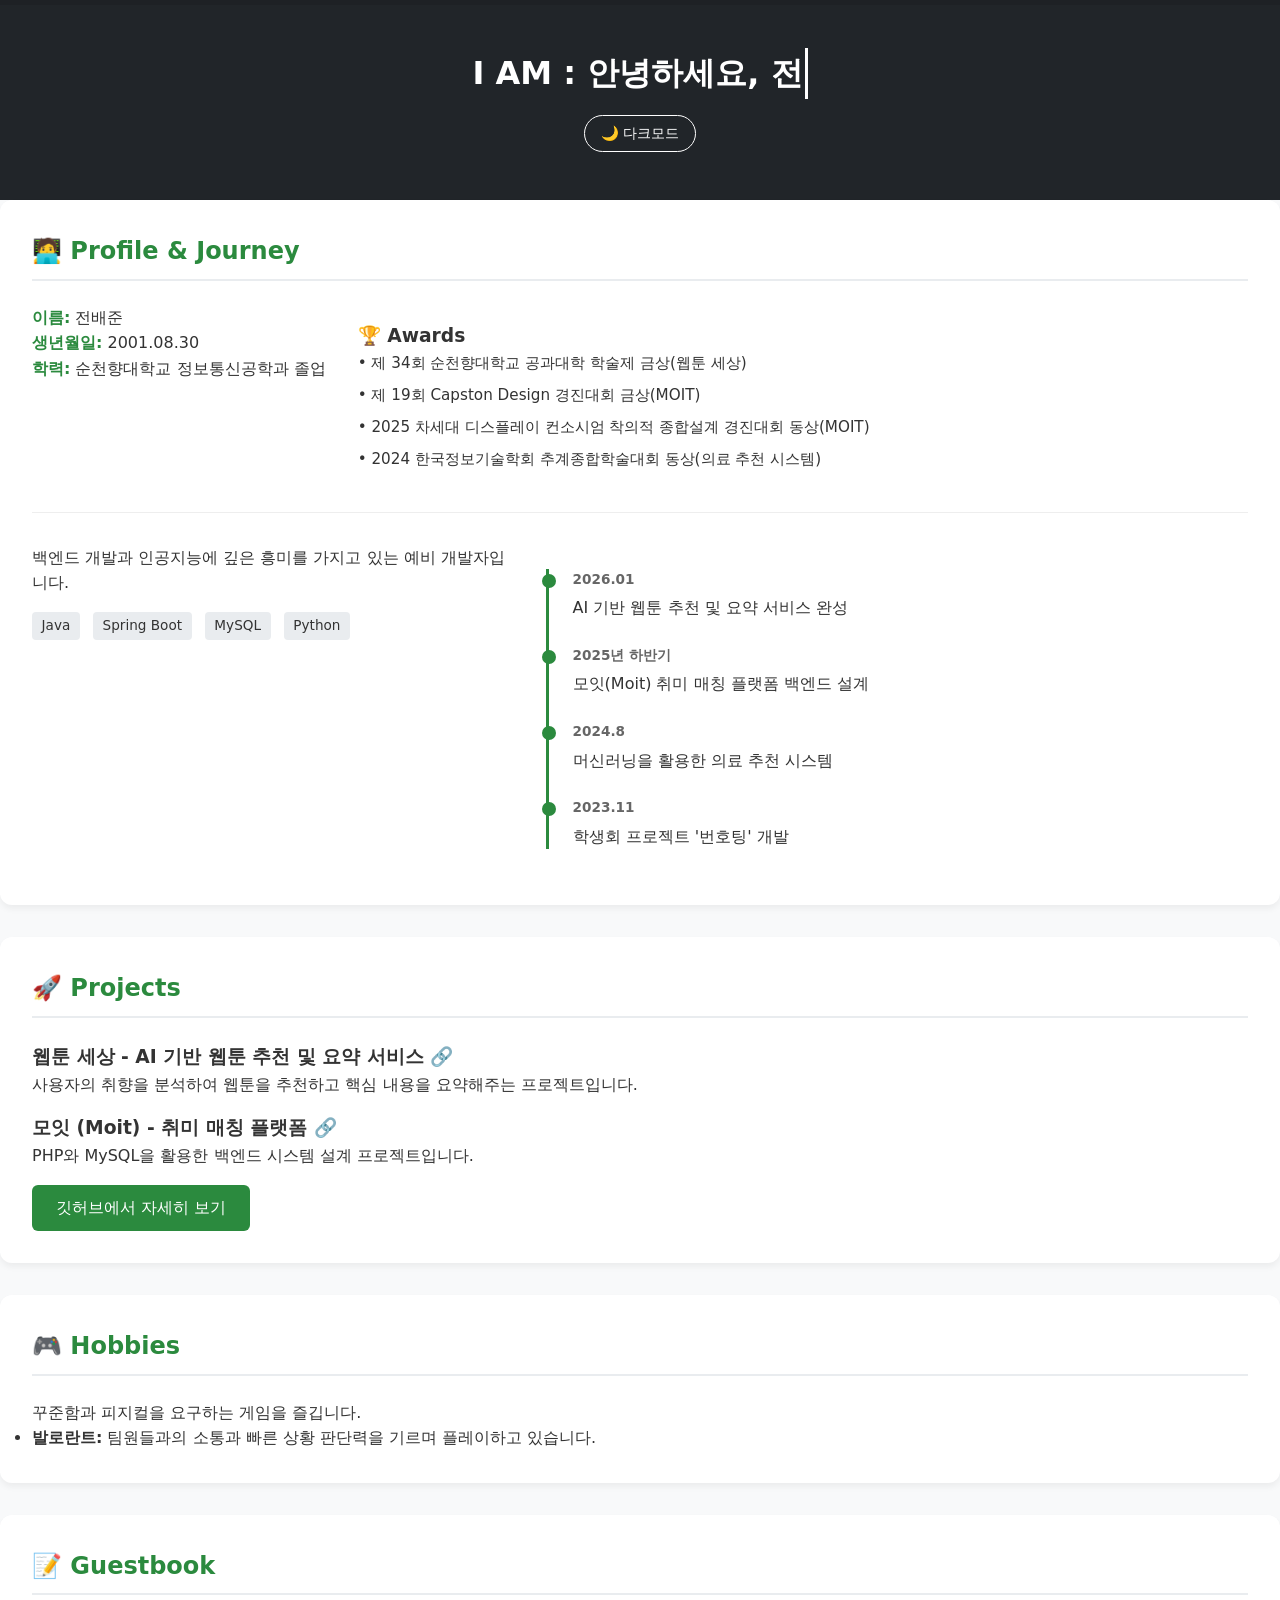
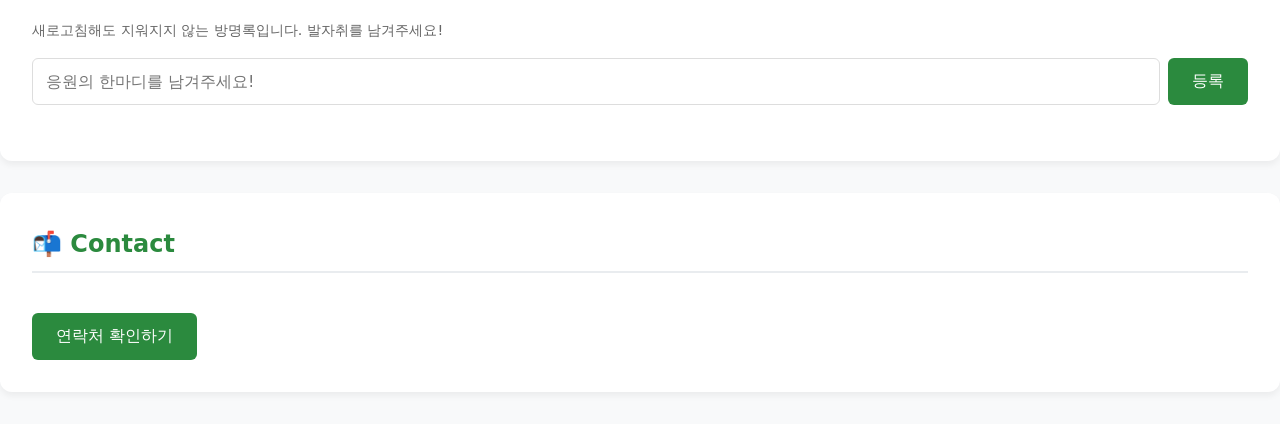
<file: index.html>
<!DOCTYPE html>
<html lang="ko">
<head>
    <meta charset="UTF-8">
    <meta name="viewport" content="width=device-width, initial-scale=1.0">
    <title>I AM | 전배준 포트폴리오</title>
    <link rel="stylesheet" href="style.css">
</head>
<body>

    <canvas id="bg-canvas"></canvas>

    <div class="progress-container">
        <div class="progress-bar" id="myBar"></div>
    </div>

    <header>
        <h1><span id="typing-text"></span><span class="cursor">&nbsp;</span></h1>
        <button id="themeToggle" class="theme-btn">🌙 다크모드</button>
    </header>

    <section id="about">
            <h2>🧑‍💻 Profile & Journey</h2>
            <div class="profile-grid">
                <!-- 위쪽 영역: 기존 프로필 & 수상 -->
                <div class="profile-info">
                    <p><strong>이름:</strong> 전배준</p>
                    <p><strong>생년월일:</strong> 2001.08.30</p>
                    <p><strong>학력:</strong> 순천향대학교 정보통신공학과 졸업</p>
                </div>
                <div class="profile-awards">
                    <h3>🏆 Awards</h3>
                    <ul class="award-list">
                        <li>• 제 34회 순천향대학교 공과대학 학술제 금상(웹툰 세상)</li>
                        <li>• 제 19회 Capston Design 경진대회 금상(MOIT)</li>
                        <li>• 2025 차세대 디스플레이 컨소시엄 착의적 종합설계 경진대회 동상(MOIT)</li>
                        <li>• 2024 한국정보기술학회 추계종합학술대회 동상(의료 추천 시스템)</li>
                    </ul>
                </div>
            </div>
            
            <hr style="margin: 2rem 0; border: 0; border-top: 1px solid #eee;">
            
            <!-- 아래쪽 영역: 2단 레이아웃 시작 -->
            <div class="journey-container">
                <!-- 왼쪽: 소개글 및 기술 -->
                <div class="journey-left">
                    <p>백엔드 개발과 인공지능에 깊은 흥미를 가지고 있는 예비 개발자입니다.</p>
                    <div style="margin-top: 1rem;">
                        <span class="tag">Java</span>
                        <span class="tag">Spring Boot</span>
                        <span class="tag">MySQL</span>
                        <span class="tag">Python</span>
                    </div>
                </div>
                <!-- 오른쪽: 타임라인 -->
                <div class="journey-right">
                    <div class="timeline">
                        <div class="timeline-item"><div class="timeline-date">2026.01</div><div>AI 기반 웹툰 추천 및 요약 서비스 완성</div></div>
                        <div class="timeline-item"><div class="timeline-date">2025년 하반기</div><div>모잇(Moit) 취미 매칭 플랫폼 백엔드 설계</div></div>
                        <div class="timeline-item"><div class="timeline-date">2024.8</div><div>머신러닝을 활용한 의료 추천 시스템</div></div>
                        <div class="timeline-item"><div class="timeline-date">2023.11</div><div>학생회 프로젝트 '번호팅' 개발</div></div>
                    </div>
                </div>
            </div>
        </section>

        <section id="projects">
            <h2>🚀 Projects</h2>
            <h3><a href="webtoon.html" class="title-link">웹툰 세상 - AI 기반 웹툰 추천 및 요약 서비스 🔗</a></h3>
            <p>사용자의 취향을 분석하여 웹툰을 추천하고 핵심 내용을 요약해주는 프로젝트입니다.</p>
            <h3><a href="moit.html" class="title-link">모잇 (Moit) - 취미 매칭 플랫폼 🔗</a></h3>
            <p>PHP와 MySQL을 활용한 백엔드 시스템 설계 프로젝트입니다.</p>
            <button class="btn" id="githubBtn">깃허브에서 자세히 보기</button>
        </section>

        <!-- 3. 취미 섹션 -->
        <section id="hobbies">
            <h2>🎮 Hobbies</h2>
            <p>꾸준함과 피지컬을 요구하는 게임을 즐깁니다.</p>
            <ul>
                <li><strong>발로란트:</strong> 팀원들과의 소통과 빠른 상황 판단력을 기르며 플레이하고 있습니다.</li>
            </ul>
        </section>

        <!-- 4. 방명록 -->
        <section id="guestbook">
            <h2>📝 Guestbook</h2>
            <p style="margin-bottom: 1rem; font-size: 0.9rem; color: #666;">새로고침해도 지워지지 않는 방명록입니다. 발자취를 남겨주세요!</p>
            
            <div class="guestbook-form">
                <input type="text" id="guestbookInput" class="guestbook-input" placeholder="응원의 한마디를 남겨주세요!">
                <button class="btn" id="guestbookBtn" style="margin-top: 0;">등록</button>
            </div>
            
            <ul class="guestbook-list" id="guestbookList"></ul>
        </section>

        <!-- 5. 연락처 섹션 -->
        <section id="contact">
            <h2>📬 Contact</h2>
            <button class="btn" id="contactBtn">연락처 확인하기</button>
        </section>
    </div>

    <!-- 스크립트 -->
    <script>
        // 1. 헤더 타이핑 애니메이션
        const typingText = "I AM : 안녕하세요, 전배준입니다.";
        const typingElement = document.getElementById('typing-text');
        let charIndex = 0;

        function typeWriter() {
            if (charIndex < typingText.length) {
                typingElement.textContent += typingText.charAt(charIndex);
                charIndex++;
                setTimeout(typeWriter, 100); 
            }
        }
        window.onload = typeWriter;

      // 2. 다크모드 / 라이트모드 전환 (localStorage 연동 적용)
        const themeToggle = document.getElementById('themeToggle');

        // 페이지가 열릴 때, 이전에 다크모드를 켰던 기록이 있는지 확인!
        if (localStorage.getItem('myTheme') === 'dark') {
            document.body.classList.add('dark-mode');
            themeToggle.textContent = '☀️ 라이트모드';
        }

        // 버튼을 누를 때마다 기록 갱신하기
        themeToggle.addEventListener('click', () => {
            document.body.classList.toggle('dark-mode');
            
            if (document.body.classList.contains('dark-mode')) {
                themeToggle.textContent = '☀️ 라이트모드';
                localStorage.setItem('myTheme', 'dark'); // 다크모드 상태 저장
            } else {
                themeToggle.textContent = '🌙 다크모드';
                localStorage.setItem('myTheme', 'light'); // 라이트모드 상태 저장
            }
        });

        // 3. 스크롤 진행률 바
        window.onscroll = function() {
            let winScroll = document.body.scrollTop || document.documentElement.scrollTop;
            let height = document.documentElement.scrollHeight - document.documentElement.clientHeight;
            let scrolled = (winScroll / height) * 100;
            document.getElementById("myBar").style.width = scrolled + "%";
        };

        // 4. 외부 링크 및 알림창
        document.getElementById('githubBtn').addEventListener('click', () => {
            window.open('https://github.com/jeonark123', '_blank');
        });
        document.getElementById('contactBtn').addEventListener('click', () => {
            alert('이메일: jeonark123@gmail.com\n연락주시면 감사하겠습니다!');
        });

        // 5. 로컬 스토리지를 활용한 방명록
        const guestbookInput = document.getElementById('guestbookInput');
        const guestbookBtn = document.getElementById('guestbookBtn');
        const guestbookList = document.getElementById('guestbookList');

        function loadGuestbook() {
            const messages = JSON.parse(localStorage.getItem('myGuestbook')) || [];
            guestbookList.innerHTML = messages.map(msg => `<li>💬 ${msg}</li>`).join('');
        }

        guestbookBtn.addEventListener('click', () => {
            const msg = guestbookInput.value.trim();
            if (msg) {
                const messages = JSON.parse(localStorage.getItem('myGuestbook')) || [];
                messages.push(msg); 
                localStorage.setItem('myGuestbook', JSON.stringify(messages)); 
                guestbookInput.value = ''; 
                loadGuestbook(); 
            } else {
                alert('메시지를 입력해주세요!');
            }
        });

        guestbookInput.addEventListener('keypress', function (e) {
            if (e.key === 'Enter') {
                guestbookBtn.click();
            }
        });
        loadGuestbook();

        // 6. 은은한 배경 파티클 애니메이션
        const canvas = document.getElementById('bg-canvas');
        const ctx = canvas.getContext('2d');
        let particlesArray = [];

        function setCanvasSize() {
            canvas.width = window.innerWidth;
            canvas.height = window.innerHeight;
        }
        setCanvasSize();
        window.addEventListener('resize', () => {
            setCanvasSize();
            initParticles(); 
        });

        class Particle {
            constructor() {
                this.x = Math.random() * canvas.width;
                this.y = Math.random() * canvas.height;
                this.size = Math.random() * 1.5 + 0.5; 
                this.speedX = Math.random() * 0.4 - 0.2; 
                this.speedY = Math.random() * 0.4 - 0.2;
            }
            update() {
                this.x += this.speedX;
                this.y += this.speedY;
                if (this.x < 0) this.x = canvas.width;
                if (this.x > canvas.width) this.x = 0;
                if (this.y < 0) this.y = canvas.height;
                if (this.y > canvas.height) this.y = 0;
            }
            draw() {
                const isDarkMode = document.body.classList.contains('dark-mode');
                ctx.fillStyle = isDarkMode ? 'rgba(255, 255, 255, 0.15)' : 'rgba(43, 138, 62, 0.15)';
                ctx.beginPath();
                ctx.arc(this.x, this.y, this.size, 0, Math.PI * 2);
                ctx.fill();
            }
        }

        function initParticles() {
            particlesArray = [];
            let numberOfParticles = (canvas.width * canvas.height) / 9000; 
            for (let i = 0; i < numberOfParticles; i++) {
                particlesArray.push(new Particle());
            }
        }

        function animateParticles() {
            ctx.clearRect(0, 0, canvas.width, canvas.height); 
            for (let i = 0; i < particlesArray.length; i++) {
                particlesArray[i].update();
                particlesArray[i].draw();
            }
            requestAnimationFrame(animateParticles); 
        }

        initParticles();
        animateParticles();
    </script>
</body>
</html>
</file>
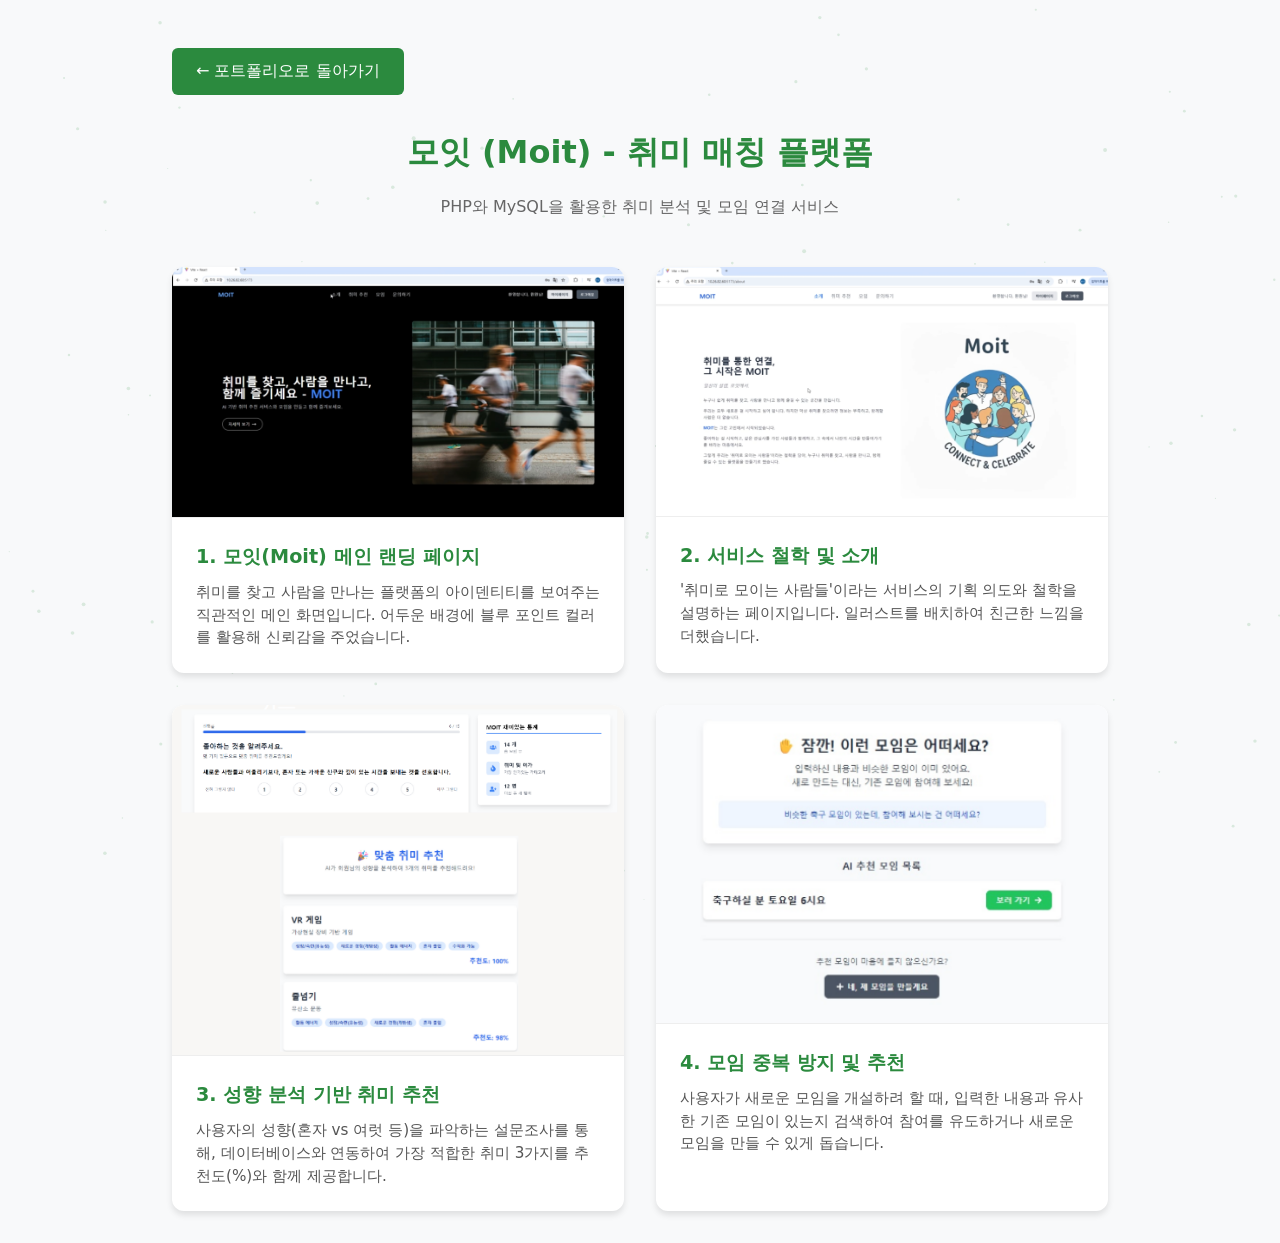
<file: moit.html>
<!DOCTYPE html>
<html lang="ko">
<head>
    <meta charset="UTF-8">
    <meta name="viewport" content="width=device-width, initial-scale=1.0">
    <title>모잇(Moit) | 프로젝트 상세</title>
    <link rel="stylesheet" href="style.css">
</head>
<body>

    <!-- 배경 파티클 캔버스 -->
    <canvas id="bg-canvas"></canvas>

    <div class="gallery-container">
        <!-- 뒤로가기 버튼 -->
        <div class="header-action">
            <button class="btn" onclick="location.href='index.html'">← 포트폴리오로 돌아가기</button>
        </div>
        
        <div class="gallery-header">
            <h2>모잇 (Moit) - 취미 매칭 플랫폼</h2>
            <p style="color: #666;">PHP와 MySQL을 활용한 취미 분석 및 모임 연결 서비스</p>
        </div>

        <div class="gallery-grid">
            <div class="gallery-card">
                <img src="모잇 메인.png" alt="모잇 메인 화면">
                <div class="gallery-caption">
                    <h3>1. 모잇(Moit) 메인 랜딩 페이지</h3>
                    <p>취미를 찾고 사람을 만나는 플랫폼의 아이덴티티를 보여주는 직관적인 메인 화면입니다. 어두운 배경에 블루 포인트 컬러를 활용해 신뢰감을 주었습니다.</p>
                </div>
            </div>

            <div class="gallery-card">
                <img src="모잇 소개.png" alt="모잇 서비스 소개">
                <div class="gallery-caption">
                    <h3>2. 서비스 철학 및 소개</h3>
                    <p>'취미로 모이는 사람들'이라는 서비스의 기획 의도와 철학을 설명하는 페이지입니다. 일러스트를 배치하여 친근한 느낌을 더했습니다.</p>
                </div>
            </div>

            <div class="gallery-card">
                <img src="취미 추천.png" alt="맞춤 취미 추천">
                <div class="gallery-caption">
                    <h3>3. 성향 분석 기반 취미 추천</h3>
                    <p>사용자의 성향(혼자 vs 여럿 등)을 파악하는 설문조사를 통해, 데이터베이스와 연동하여 가장 적합한 취미 3가지를 추천도(%)와 함께 제공합니다.</p>
                </div>
            </div>

            <div class="gallery-card">
                <img src="모임 추천.png" alt="AI 모임 추천">
                <div class="gallery-caption">
                    <h3>4. 모임 중복 방지 및 추천</h3>
                    <p>사용자가 새로운 모임을 개설하려 할 때, 입력한 내용과 유사한 기존 모임이 있는지 검색하여 참여를 유도하거나 새로운 모임을 만들 수 있게 돕습니다.</p>
                </div>
            </div>
        </div>
    </div>

    <script>
        // 💡 핵심 추가: 페이지가 열릴 때 다크모드 상태 복구
        if (localStorage.getItem('myTheme') === 'dark') {
            document.body.classList.add('dark-mode');
        }

        // 배경 파티클 애니메이션 로직
        const canvas = document.getElementById('bg-canvas');
        const ctx = canvas.getContext('2d');
        let particlesArray = [];

        function setCanvasSize() {
            canvas.width = window.innerWidth;
            canvas.height = window.innerHeight;
        }
        setCanvasSize();
        window.addEventListener('resize', () => {
            setCanvasSize();
            initParticles(); 
        });

        class Particle {
            constructor() {
                this.x = Math.random() * canvas.width;
                this.y = Math.random() * canvas.height;
                this.size = Math.random() * 1.5 + 0.5; 
                this.speedX = Math.random() * 0.4 - 0.2; 
                this.speedY = Math.random() * 0.4 - 0.2;
            }
            update() {
                this.x += this.speedX;
                this.y += this.speedY;
                if (this.x < 0) this.x = canvas.width;
                if (this.x > canvas.width) this.x = 0;
                if (this.y < 0) this.y = canvas.height;
                if (this.y > canvas.height) this.y = 0;
            }
            draw() {
                const isDarkMode = document.body.classList.contains('dark-mode');
                ctx.fillStyle = isDarkMode ? 'rgba(255, 255, 255, 0.15)' : 'rgba(43, 138, 62, 0.15)';
                ctx.beginPath();
                ctx.arc(this.x, this.y, this.size, 0, Math.PI * 2);
                ctx.fill();
            }
        }

        function initParticles() {
            particlesArray = [];
            let numberOfParticles = (canvas.width * canvas.height) / 9000; 
            for (let i = 0; i < numberOfParticles; i++) {
                particlesArray.push(new Particle());
            }
        }

        function animateParticles() {
            ctx.clearRect(0, 0, canvas.width, canvas.height); 
            for (let i = 0; i < particlesArray.length; i++) {
                particlesArray[i].update();
                particlesArray[i].draw();
            }
            requestAnimationFrame(animateParticles); 
        }

        initParticles();
        animateParticles();
    </script>
</body>
</html>
</file>
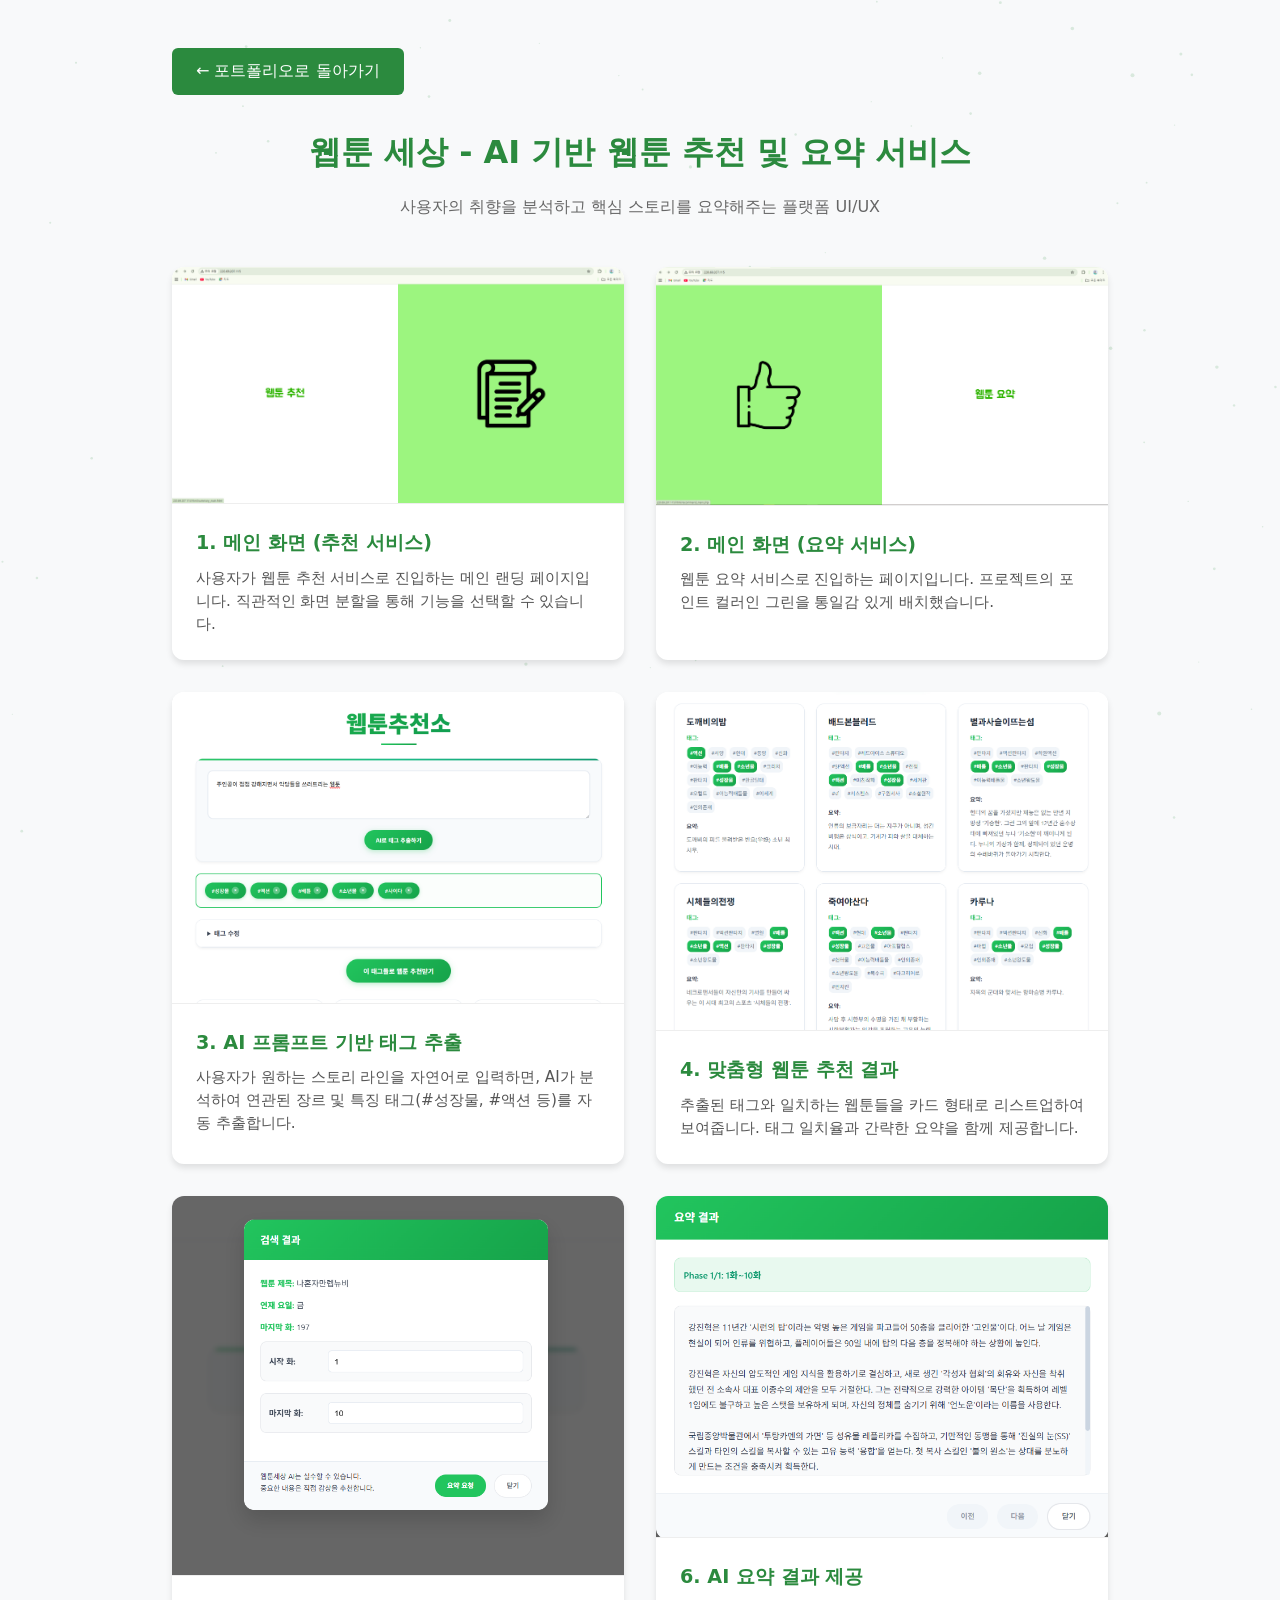
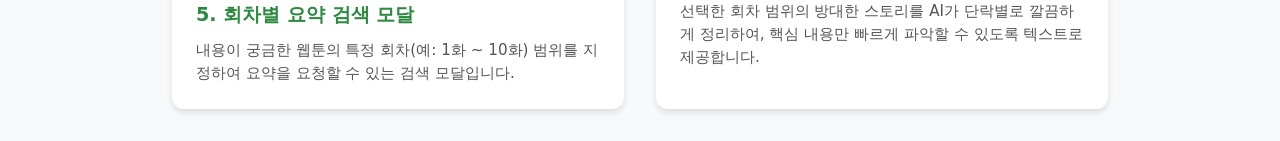
<file: webtoon.html>
<!DOCTYPE html>
<html lang="ko">
<head>
    <meta charset="UTF-8">
    <meta name="viewport" content="width=device-width, initial-scale=1.0">
    <title>웹툰 추천 및 요약 서비스 | 프로젝트 상세</title>
    <link rel="stylesheet" href="style.css">
</head>
<body>

    <!-- 배경 파티클 캔버스 -->
    <canvas id="bg-canvas"></canvas>

    <div class="gallery-container">
        <!-- 뒤로가기 버튼 -->
        <div class="header-action">
            <button class="btn" onclick="location.href='index.html'">← 포트폴리오로 돌아가기</button>
        </div>
        
        <div class="gallery-header">
            <h2>웹툰 세상 - AI 기반 웹툰 추천 및 요약 서비스</h2>
            <p style="color: #666;">사용자의 취향을 분석하고 핵심 스토리를 요약해주는 플랫폼 UI/UX</p>
        </div>

        <div class="gallery-grid">
            <div class="gallery-card">
                <img src="메인 1.png" alt="웹툰 추천 메인">
                <div class="gallery-caption">
                    <h3>1. 메인 화면 (추천 서비스)</h3>
                    <p>사용자가 웹툰 추천 서비스로 진입하는 메인 랜딩 페이지입니다. 직관적인 화면 분할을 통해 기능을 선택할 수 있습니다.</p>
                </div>
            </div>

            <div class="gallery-card">
                <img src="메인2.png" alt="웹툰 요약 메인">
                <div class="gallery-caption">
                    <h3>2. 메인 화면 (요약 서비스)</h3>
                    <p>웹툰 요약 서비스로 진입하는 페이지입니다. 프로젝트의 포인트 컬러인 그린을 통일감 있게 배치했습니다.</p>
                </div>
            </div>

            <div class="gallery-card">
                <img src="추천 1.png" alt="AI 태그 추출">
                <div class="gallery-caption">
                    <h3>3. AI 프롬프트 기반 태그 추출</h3>
                    <p>사용자가 원하는 스토리 라인을 자연어로 입력하면, AI가 분석하여 연관된 장르 및 특징 태그(#성장물, #액션 등)를 자동 추출합니다.</p>
                </div>
            </div>

            <div class="gallery-card">
                <img src="추천2.png" alt="추천 결과 화면">
                <div class="gallery-caption">
                    <h3>4. 맞춤형 웹툰 추천 결과</h3>
                    <p>추출된 태그와 일치하는 웹툰들을 카드 형태로 리스트업하여 보여줍니다. 태그 일치율과 간략한 요약을 함께 제공합니다.</p>
                </div>
            </div>

            <div class="gallery-card">
                <img src="요약 1.png" alt="요약 검색 모달">
                <div class="gallery-caption">
                    <h3>5. 회차별 요약 검색 모달</h3>
                    <p>내용이 궁금한 웹툰의 특정 회차(예: 1화 ~ 10화) 범위를 지정하여 요약을 요청할 수 있는 검색 모달입니다.</p>
                </div>
            </div>

            <div class="gallery-card">
                <img src="요약2.png" alt="요약 결과 텍스트">
                <div class="gallery-caption">
                    <h3>6. AI 요약 결과 제공</h3>
                    <p>선택한 회차 범위의 방대한 스토리를 AI가 단락별로 깔끔하게 정리하여, 핵심 내용만 빠르게 파악할 수 있도록 텍스트로 제공합니다.</p>
                </div>
            </div>
        </div>
    </div>

    <script>
        // 💡 핵심 추가: 페이지가 열릴 때 다크모드 상태 복구
        if (localStorage.getItem('myTheme') === 'dark') {
            document.body.classList.add('dark-mode');
        }

        // 배경 파티클 애니메이션 로직
        const canvas = document.getElementById('bg-canvas');
        const ctx = canvas.getContext('2d');
        let particlesArray = [];

        function setCanvasSize() {
            canvas.width = window.innerWidth;
            canvas.height = window.innerHeight;
        }
        setCanvasSize();
        window.addEventListener('resize', () => {
            setCanvasSize();
            initParticles(); 
        });

        class Particle {
            constructor() {
                this.x = Math.random() * canvas.width;
                this.y = Math.random() * canvas.height;
                this.size = Math.random() * 1.5 + 0.5; 
                this.speedX = Math.random() * 0.4 - 0.2; 
                this.speedY = Math.random() * 0.4 - 0.2;
            }
            update() {
                this.x += this.speedX;
                this.y += this.speedY;
                if (this.x < 0) this.x = canvas.width;
                if (this.x > canvas.width) this.x = 0;
                if (this.y < 0) this.y = canvas.height;
                if (this.y > canvas.height) this.y = 0;
            }
            draw() {
                const isDarkMode = document.body.classList.contains('dark-mode');
                ctx.fillStyle = isDarkMode ? 'rgba(255, 255, 255, 0.15)' : 'rgba(43, 138, 62, 0.15)';
                ctx.beginPath();
                ctx.arc(this.x, this.y, this.size, 0, Math.PI * 2);
                ctx.fill();
            }
        }

        function initParticles() {
            particlesArray = [];
            let numberOfParticles = (canvas.width * canvas.height) / 9000; 
            for (let i = 0; i < numberOfParticles; i++) {
                particlesArray.push(new Particle());
            }
        }

        function animateParticles() {
            ctx.clearRect(0, 0, canvas.width, canvas.height); 
            for (let i = 0; i < particlesArray.length; i++) {
                particlesArray[i].update();
                particlesArray[i].draw();
            }
            requestAnimationFrame(animateParticles); 
        }

        initParticles();
        animateParticles();
    </script>
</body>
</html>
</file>
<file: style.css>
/* 기본 스타일 초기화 */
* {
    margin: 0;
    padding: 0;
    box-sizing: border-box;
    font-family: 'Pretendard', -apple-system, BlinkMacSystemFont, system-ui, Roboto, sans-serif;
}

body {
    background-color: #f8f9fa;
    color: #333;
    line-height: 1.6;
    transition: background-color 0.3s, color 0.3s;
}

/* ----------------------------------
   배경 파티클(점) 캔버스 스타일
   ---------------------------------- */
#bg-canvas {
    position: fixed;
    top: 0;
    left: 0;
    width: 100%;
    height: 100%;
    z-index: -1;
    pointer-events: none;
}

/* 상단 스크롤 진행률 바 */
.progress-container {
    position: fixed;
    top: 0;
    z-index: 1000;
    width: 100%;
    height: 5px;
    background: rgba(0,0,0,0.1);
}
.progress-bar {
    height: 5px;
    background: #2b8a3e;
    width: 0%;
    transition: width 0.1s;
}

/* 헤더 스타일 */
header {
    background-color: #212529;
    color: white;
    padding: 3rem 0;
    text-align: center;
    display: flex; 
    flex-direction: column;
    align-items: center;
    gap: 1rem;
}

/* 타이핑 효과 커서 애니메이션 */
.cursor {
    display: inline-block;
    width: 3px;
    background-color: white;
    animation: blink 1s step-end infinite;
    margin-left: 2px;
}
@keyframes blink {
    50% { opacity: 0; }
}

/* 다크모드 전환 버튼 스타일 */
.theme-btn {
    background: transparent;
    color: white;
    border: 1px solid white;
    padding: 0.5rem 1rem;
    border-radius: 20px;
    cursor: pointer;
    font-size: 0.9rem;
    transition: 0.3s;
}
.theme-btn:hover {
    background: white;
    color: #212529;
}

/* 메인 컨테이너 */
.container {
    max-width: 800px;
    margin: 0 auto;
    padding: 2rem;
}

/* 섹션 공통 스타일 */
section {
    background: white;
    padding: 2rem;
    border-radius: 12px;
    margin-bottom: 2rem;
    box-shadow: 0 4px 6px rgba(0,0,0,0.05);
    transition: transform 0.3s ease, box-shadow 0.3s ease, background-color 0.3s, color 0.3s;
}
section:hover {
    transform: translateY(-5px);
    box-shadow: 0 10px 20px rgba(0,0,0,0.1);
}

h2 {
    border-bottom: 2px solid #e9ecef;
    padding-bottom: 0.5rem;
    margin-bottom: 1.5rem;
    color: #2b8a3e;
    transition: color 0.3s, border-color 0.3s;
}

h3 {
    margin-top: 1rem;
}

/* 프로젝트 제목 링크 스타일 */
.title-link {
    text-decoration: none;
    color: inherit;
    transition: color 0.2s;
}
.title-link:hover {
    color: #2b8a3e;
}

/* 타임라인 디자인 */
.timeline {
    border-left: 3px solid #2b8a3e;
    padding-left: 1.5rem;
    margin-left: 0.5rem;
    margin-top: 1.5rem;
}
.timeline-item {
    margin-bottom: 1.5rem;
    position: relative;
}
.timeline-item::before {
    content: '';
    position: absolute;
    left: -1.9rem;
    top: 0.3rem;
    width: 14px;
    height: 14px;
    background: #2b8a3e;
    border-radius: 50%;
}
.timeline-date {
    font-size: 0.85rem;
    color: #666;
    margin-bottom: 0.3rem;
    font-weight: bold;
}

/* 버튼 및 태그 기본 스타일 */
.btn {
    background-color: #2b8a3e;
    color: white;
    border: none;
    padding: 0.8rem 1.5rem;
    border-radius: 6px;
    cursor: pointer;
    font-size: 1rem;
    transition: background 0.2s;
    margin-top: 1rem;
}
.btn:hover {
    background-color: #1e6c2f;
}
.tag {
    display: inline-block;
    background: #e9ecef;
    padding: 0.2rem 0.6rem;
    border-radius: 4px;
    font-size: 0.85rem;
    margin-right: 0.5rem;
    margin-bottom: 0.5rem;
    transition: background-color 0.3s, color 0.3s;
}

/* 방명록 기능 스타일 */
.guestbook-form {
    display: flex;
    gap: 0.5rem;
    margin-bottom: 1.5rem;
}
.guestbook-input {
    flex: 1;
    padding: 0.8rem;
    border: 1px solid #ddd;
    border-radius: 6px;
    outline: none;
    font-size: 1rem;
}
.guestbook-list {
    list-style: none;
}
.guestbook-list li {
    background: #f1f3f5;
    padding: 1rem;
    border-radius: 6px;
    margin-bottom: 0.5rem;
    font-size: 0.95rem;
    transition: background-color 0.3s;
}

/* ----------------------------------
   갤러리 전용 스타일 (웹툰, 모잇 페이지)
   ---------------------------------- */
.gallery-container {
    max-width: 1000px;
    margin: 0 auto;
    padding: 2rem;
}
.header-action {
    margin-bottom: 2rem;
}
.gallery-header {
    text-align: center;
    margin-bottom: 3rem;
}
.gallery-header h2 {
    border: none;
    font-size: 2rem;
    margin-bottom: 0.5rem;
}
.gallery-grid {
    display: grid;
    grid-template-columns: repeat(auto-fit, minmax(400px, 1fr));
    gap: 2rem;
}
.gallery-card {
    background: white;
    border-radius: 12px;
    overflow: hidden;
    box-shadow: 0 4px 6px rgba(0,0,0,0.1);
    transition: transform 0.3s ease, box-shadow 0.3s ease;
}
.gallery-card:hover {
    transform: translateY(-5px);
    box-shadow: 0 10px 20px rgba(0,0,0,0.15);
}
.gallery-card img {
    width: 100%;
    height: auto;
    display: block;
    border-bottom: 1px solid #eee;
}
.gallery-caption {
    padding: 1.5rem;
}
.gallery-caption h3 {
    margin-top: 0;
    color: #2b8a3e;
    font-size: 1.2rem;
}
.gallery-caption p {
    font-size: 0.95rem;
    color: #555;
    margin-top: 0.5rem;
    line-height: 1.5;
}

/* ----------------------------------
   다크모드 스타일 클래스 통합
   ---------------------------------- */
body.dark-mode {
    background-color: #121212;
    color: #e0e0e0;
}
body.dark-mode section, 
body.dark-mode .gallery-card {
    background-color: #1e1e1e;
    box-shadow: 0 4px 6px rgba(255,255,255,0.02);
}
body.dark-mode section:hover, 
body.dark-mode .gallery-card:hover {
    box-shadow: 0 10px 20px rgba(255,255,255,0.08);
}
body.dark-mode h2 {
    border-bottom-color: #333;
    color: #4dabf7;
}
body.dark-mode .title-link:hover {
    color: #4dabf7;
}
body.dark-mode .timeline {
    border-color: #4dabf7;
}
body.dark-mode .timeline-item::before {
    background: #4dabf7;
}
body.dark-mode .timeline-date, 
body.dark-mode .gallery-caption p {
    color: #aaa;
}
body.dark-mode .tag {
    background-color: #333;
    color: #e0e0e0;
}
body.dark-mode .btn {
    background-color: #4dabf7;
}
body.dark-mode .btn:hover {
    background-color: #3b8cd9;
}
body.dark-mode .progress-bar {
    background: #4dabf7;
}
body.dark-mode .guestbook-input {
    background: #333;
    color: white;
    border-color: #555;
}
body.dark-mode .guestbook-list li {
    background: #2a2a2a;
}
body.dark-mode .gallery-card img {
    border-bottom: 1px solid #333;
}
body.dark-mode .gallery-caption h3 {
    color: #4dabf7;
}

/* ----------------------------------
   모바일 반응형 완벽 대응
   ---------------------------------- */
@media (max-width: 600px) {
    .container {
        padding: 1rem;
    }
    section {
        padding: 1.5rem;
    }
    header h1 {
        font-size: 1.5rem;
    }
    .guestbook-form {
        flex-direction: column;
    }
    /* 갤러리 모바일 대응 */
    .gallery-container {
        padding: 1rem; 
    }
    .gallery-header h2 {
        font-size: 1.5rem; 
    }
    .gallery-grid {
        grid-template-columns: 1fr;
        gap: 1.5rem; 
    }
    .gallery-caption {
        padding: 1.2rem;
    }
}

/* ----------------------------------
   추가된 프로필 & 수상내역 스타일
   ---------------------------------- */

.profile-grid {
    display: flex;
    gap: 2rem;
    margin-bottom: 1rem;
}

.profile-info strong {
    color: #2b8a3e;
}

.award-list {
    list-style: none;
    padding: 0;
}

.award-list li {
    margin-bottom: 0.5rem;
    font-size: 0.95rem;
}

/* 다크모드 대응 */
body.dark-mode .profile-info strong {
    color: #4dabf7;
}

/* 모바일 화면 대응 (가로가 좁아지면 세로로 배치) */
@media (max-width: 600px) {
    .profile-grid {
        flex-direction: column;
        gap: 1rem;
    }
}

/* 2단 레이아웃 스타일 */
.journey-container {
    display: flex;
    gap: 2rem;
}
.journey-left {
    flex: 1;
}
.journey-right {
    flex: 1.5; /* 타임라인이 조금 더 길어서 비중을 높임 */
}

/* 모바일일 때는 다시 1단으로(위아래로) 변경 */
@media (max-width: 768px) {
    .journey-container {
        flex-direction: column;
    }
}
</file>
